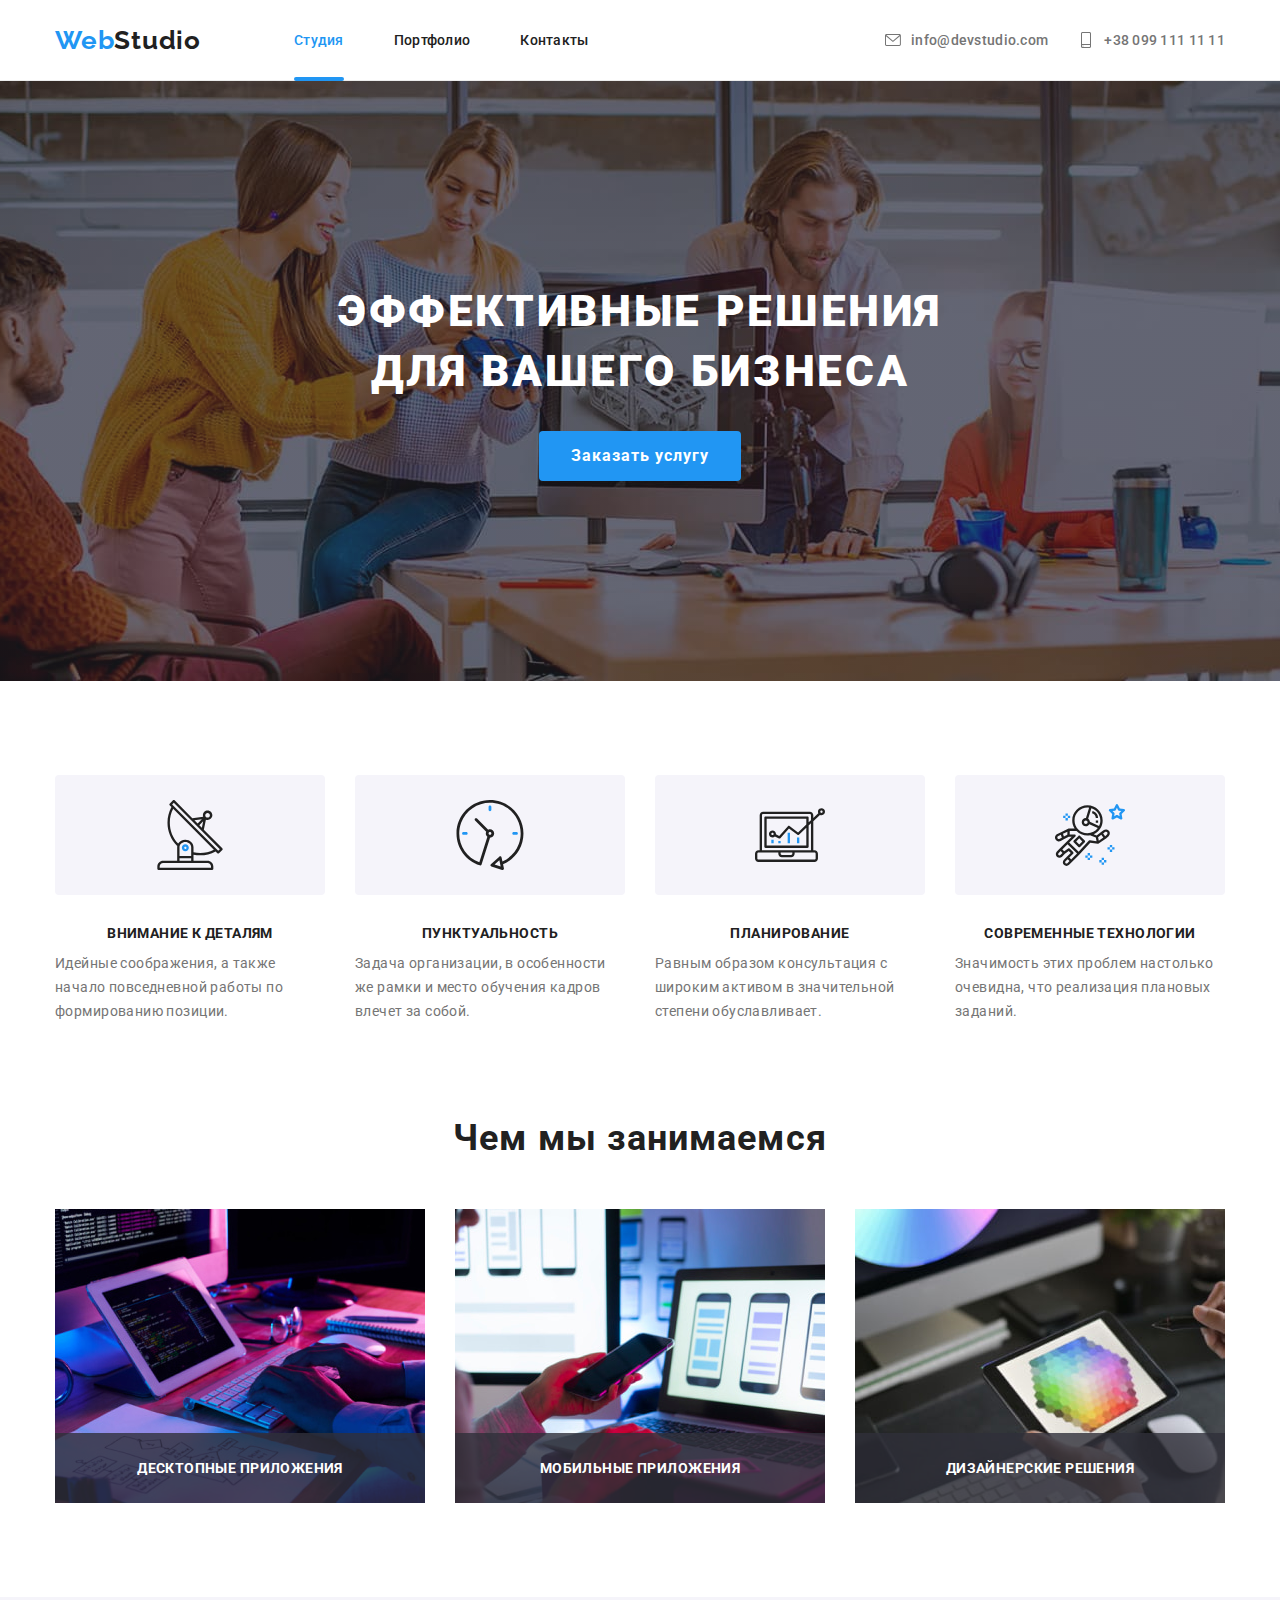
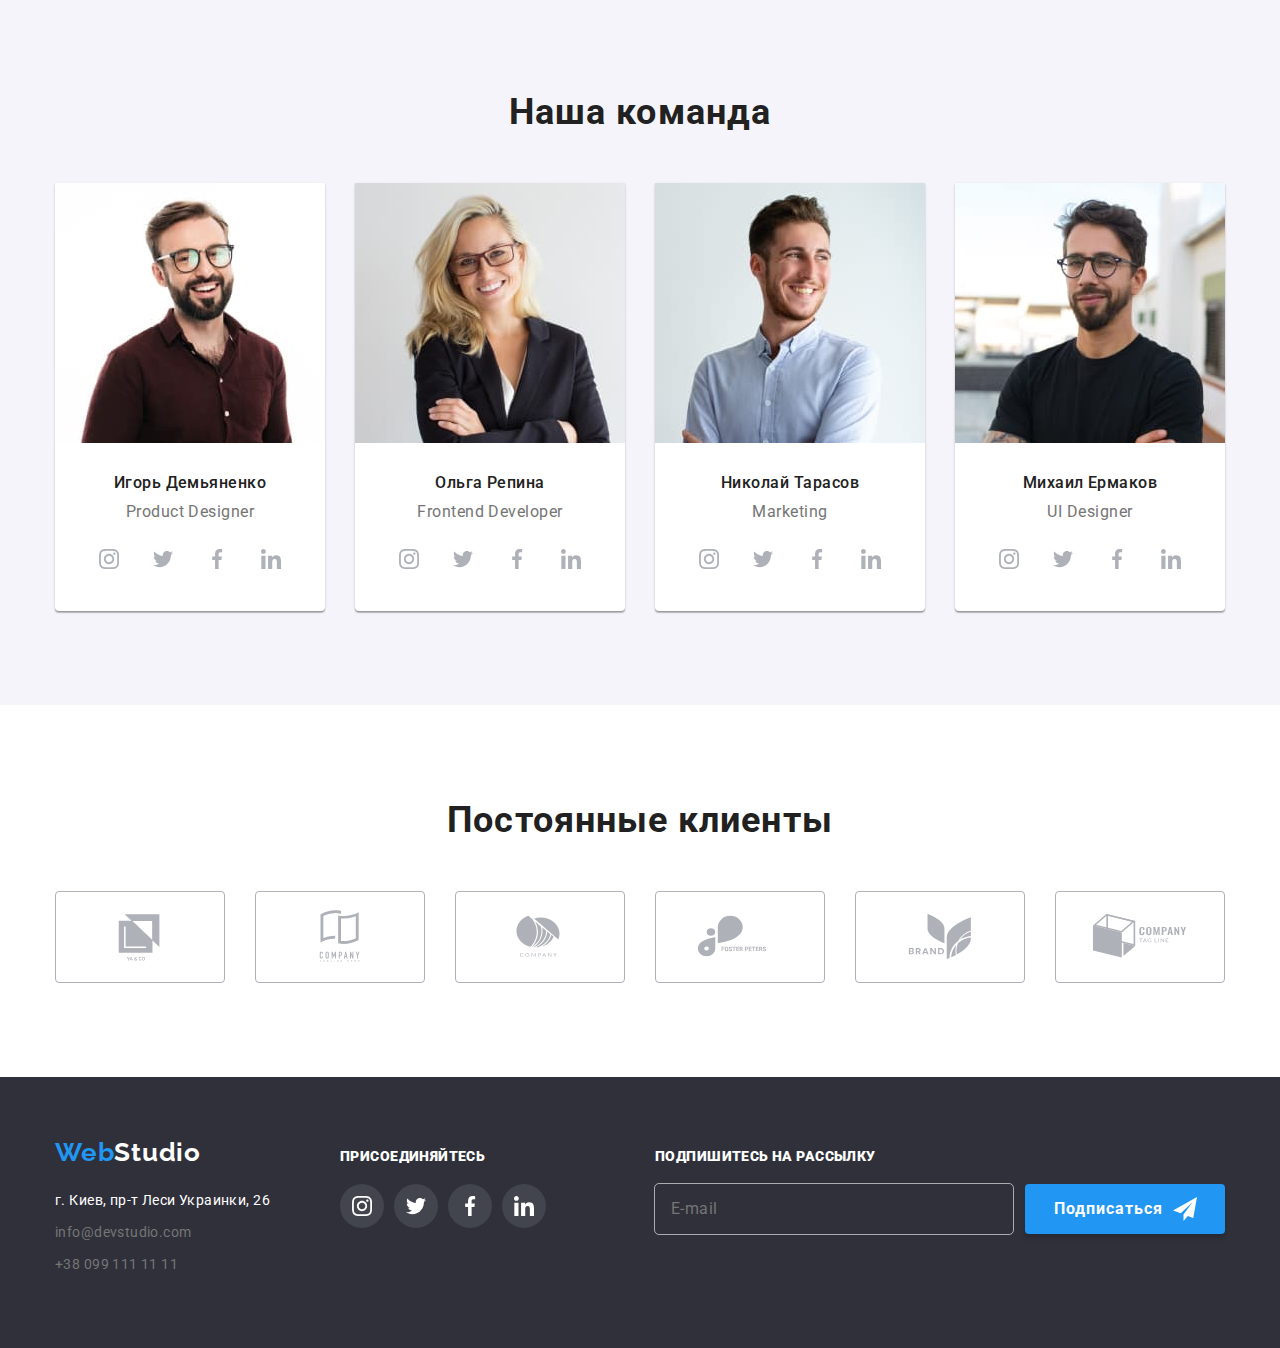
<file: index.html>
<!DOCTYPE html>
<html lang="ru">
  <head>
    <meta charset="UTF-8" />
    <meta http-equiv="X-UA-Compatible" content="IE=edge" />
    <meta name="viewport" content="width=device-width, initial-scale=1.0" />

    <link rel="preconnect" href="https://fonts.googleapis.com" />
    <link rel="preconnect" href="https://fonts.gstatic.com" crossorigin />
    <link
      href="https://fonts.googleapis.com/css2?family=Raleway:wght@700&family=Roboto:wght@400;500;700;900&display=swap"
      rel="stylesheet"
    />

    <!-- Нормалайзер из конспекта Саши Репеты -->
    <link
      rel="stylesheet"
      href="https://cdnjs.cloudflare.com/ajax/libs/modern-normalize/1.0.0/modern-normalize.min.css"
    />

    <link rel="stylesheet" href="./css/main.min.css" />

    <title>goit-markup-hw-08 (Домашка 08)</title>
  </head>

  <body>
    <!-- *Хедер  -->
    <header class="header">
      <div class="container header__container">
        <a class="header__logo logo" href="./index.html"
          ><span class="logo__color-part">Web</span>Studio</a
        >

        <button
          class="mob-menu-button"
          type="button"
          aria-expanded="false"
          aria-controls="mob-menu-container"
          data-mobile-button
        >
          <svg width="40" height="40" aria-label="Кнопка мобильного меню">
            <use
              class="mob-menu-button__menu-icon"
              href="./img/icons/icons.svg#icon-mob-menu"
            ></use>
            <use
              class="mob-menu-button__close-icon"
              href="./img/icons/icons.svg#icon-mob-close"
            ></use>
          </svg>
        </button>

        <div class="menu-container" id="mob-menu-container" data-mobile-menu>
          <nav class="navigation">
            <ul class="header__menu menu">
              <li class="menu__item">
                <a class="menu__link menu__link--active" href="">Студия</a>
              </li>
              <li class="menu__item">
                <a class="menu__link" href="./portfolio.html">Портфолио</a>
              </li>
              <li class="menu__item">
                <a class="menu__link" href="">Контакты</a>
              </li>
            </ul>
          </nav>

          <ul class="header__header-contacts header-contacts">
            <li class="header-contacts__item">
              <a class="header-contacts__link" href="mailto:info@devstudio.com">
                <svg class="header-contacts__icon" width="16" height="12">
                  <use href="./img/icons/icons.svg#icon-envelope"></use>
                </svg>
                info@devstudio.com
              </a>
            </li>
            <li class="header-contacts__item">
              <a
                class="header-contacts__link header-contacts__link--mobiled"
                href="tel:+380991111111"
              >
                <svg class="header-contacts__icon" width="10" height="16">
                  <use href="./img/icons/icons.svg#icon-smartphone"></use>
                </svg>
                +38 099 111 11 11
              </a>
            </li>
          </ul>

          <ul class="mob-social">
            <li class="mob-social__item"><a href="" class="mob-social__link">Instagram</a></li>
            <li class="mob-social__item"><a href="" class="mob-social__link">Twitter</a></li>
            <li class="mob-social__item"><a href="" class="mob-social__link">Facebook</a></li>
            <li class="mob-social__item"><a href="" class="mob-social__link">LinkedIn</a></li>
          </ul>
        </div>
      </div>
    </header>

    <main class="main">
      <section class="hero">
        <!-- Контейнер для контента -->
        <div class="container">
          <h1 class="hero__title">Эффективные решения<br />для вашего бизнеса</h1>
          <button class="hero__button button" data-modal-open>Заказать услугу</button>
        </div>
      </section>

      <!-- *Секция особенности -->
      <section class="section section--no-padding-bottom">
        <div class="container">
          <h2 class="visually-hidden">Особенности</h2>
          <ul class="peculiarities">
            <li class="peculiarities__item">
              <div class="peculiarities__thumb">
                <svg class="peculiarities__icon" width="70" height="70">
                  <use href="./img/icons/icons.svg#icon-antenna"></use>
                </svg>
              </div>
              <h3 class="peculiarities__title">Внимание к деталям</h3>
              <p class="peculiarities__text">
                Идейные соображения, а также начало повседневной работы по формированию позиции.
              </p>
            </li>

            <li class="peculiarities__item">
              <div class="peculiarities__thumb">
                <svg class="peculiarities__icon" width="70" height="70">
                  <use href="./img/icons/icons.svg#icon-clock"></use>
                </svg>
              </div>
              <h3 class="peculiarities__title">Пунктуальность</h3>
              <p class="peculiarities__text">
                Задача организации, в особенности же рамки и место обучения кадров влечет за собой.
              </p>
            </li>

            <li class="peculiarities__item">
              <div class="peculiarities__thumb">
                <svg class="peculiarities__icon" width="70" height="70">
                  <use href="./img/icons/icons.svg#icon-diagram"></use>
                </svg>
              </div>
              <h3 class="peculiarities__title">Планирование</h3>
              <p class="peculiarities__text">
                Равным образом консультация с широким активом в значительной степени обуславливает.
              </p>
            </li>

            <li class="peculiarities__item">
              <div class="peculiarities__thumb">
                <svg class="peculiarities__icon" width="70" height="70">
                  <use href="./img/icons/icons.svg#icon-astronaut"></use>
                </svg>
              </div>
              <h3 class="peculiarities__title">Современные технологии</h3>
              <p class="peculiarities__text">
                Значимость этих проблем настолько очевидна, что реализация плановых заданий.
              </p>
            </li>
          </ul>
        </div>
      </section>

      <!-- *Секция специализация -->
      <section class="section section--display-none">
        <div class="container">
          <h2 class="section__title">Чем мы занимаемся</h2>
          <ul class="specialization">
            <li class="specialization__item">
              <img
                class="specialization__image"
                srcset="./img/spec_box1-370px.jpg 1x, ./img/spec_box1@2x-740px.jpg 2x"
                src="./img/spec_box1-370px.jpg"
                alt="Разработка десктоп приложений"
              />
              <p class="specialization__text">Десктопные приложения</p>
            </li>
            <li class="specialization__item">
              <img
                class="specialization__image"
                srcset="./img/spec_box2-370px.jpg 1x, ./img/spec_box2@2x-740px.jpg 2x"
                src="img/spec_box2-370px.jpg"
                alt="Разработка мобильных приложений"
              />
              <p class="specialization__text">Мобильные приложения</p>
            </li>
            <li class="specialization__item">
              <img
                class="specialization__image"
                srcset="./img/spec_box3-370px.jpg 1x, ./img/spec_box3@2x-740px.jpg 2x"
                src="img/spec_box3-370px.jpg"
                alt="WEB design"
              />
              <p class="specialization__text">Дизайнерские решения</p>
            </li>
          </ul>
        </div>
      </section>

      <section class="section section--colored-grey">
        <div class="container">
          <h2 class="section__title">Наша команда</h2>
          <ul class="our-team">
            <li class="our-team__item">
              <img
                srcset="
                  ./img/team_img1-270px.jpg 270w,
                  ./img/team_img1-540px.jpg 450w,
                  ./img/team_img1-540px.jpg 540w,
                  ./img/team_img1-900px.jpg 900w
                "
                sizes="(min-width: 1200px) 270px, (min-width: 768px) 354px, 100vw"
                src="./img/team_img1-270px.jpg"
                alt="Игорь Демьяненко. Product Designer"
              />
              <div class="our-team__content">
                <h3 class="our-team__title">Игорь Демьяненко</h3>
                <p class="our-team__text">Product Designer</p>
                <ul class="our-team__social social">
                  <li class="social__item">
                    <a href="" class="social__link">
                      <svg class="social__icon" width="20" height="20">
                        <use href="./img/icons/icons.svg#icon-instagram"></use>
                      </svg>
                    </a>
                  </li>
                  <li class="social__item">
                    <a href="" class="social__link">
                      <svg class="social__icon" width="20" height="20">
                        <use href="./img/icons/icons.svg#icon-twitter"></use>
                      </svg>
                    </a>
                  </li>
                  <li class="social__item">
                    <a href="" class="social__link">
                      <svg class="social__icon" width="20" height="20">
                        <use href="./img/icons/icons.svg#icon-facebook"></use>
                      </svg>
                    </a>
                  </li>
                  <li class="social__item">
                    <a href="" class="social__link">
                      <svg class="social__icon" width="20" height="20">
                        <use href="./img/icons/icons.svg#icon-linkedin"></use>
                      </svg>
                    </a>
                  </li>
                </ul>
              </div>
            </li>

            <li class="our-team__item">
              <img
                srcset="
                  ./img/team_img2-270px.jpg 270w,
                  ./img/team_img2-540px.jpg 450w,
                  ./img/team_img2-540px.jpg 540w,
                  ./img/team_img2-900px.jpg 900w
                "
                sizes="(min-width: 1200px) 270px, (min-width: 768px) 354px, 100vw"
                src="./img/team_img2-270px.jpg"
                alt="Ольга Репина. Frontend Developer"
              />
              <div class="our-team__content">
                <h3 class="our-team__title">Ольга Репина</h3>
                <p class="our-team__text">Frontend Developer</p>
                <ul class="our-team__social social">
                  <li class="social__item">
                    <a href="" class="social__link">
                      <svg class="social__icon" width="20" height="20">
                        <use href="./img/icons/icons.svg#icon-instagram"></use>
                      </svg>
                    </a>
                  </li>
                  <li class="social__item">
                    <a href="" class="social__link">
                      <svg class="social__icon" width="20" height="20">
                        <use href="./img/icons/icons.svg#icon-twitter"></use>
                      </svg>
                    </a>
                  </li>
                  <li class="social__item">
                    <a href="" class="social__link">
                      <svg class="social__icon" width="20" height="20">
                        <use href="./img/icons/icons.svg#icon-facebook"></use>
                      </svg>
                    </a>
                  </li>
                  <li class="social__item">
                    <a href="" class="social__link">
                      <svg class="social__icon" width="20" height="20">
                        <use href="./img/icons/icons.svg#icon-linkedin"></use>
                      </svg>
                    </a>
                  </li>
                </ul>
              </div>
            </li>

            <li class="our-team__item">
              <img
                srcset="
                  ./img/team_img3-270px.jpg 270w,
                  ./img/team_img3-540px.jpg 450w,
                  ./img/team_img3-540px.jpg 540w,
                  ./img/team_img3-900px.jpg 900w
                "
                sizes="(min-width: 1200px) 270px, (min-width: 768px) 354px, 100vw"
                src="./img/team_img3-270px.jpg"
                alt="Николай Тарасов. Marketing"
              />
              <div class="our-team__content">
                <h3 class="our-team__title">Николай Тарасов</h3>
                <p class="our-team__text">Marketing</p>
                <ul class="our-team__social social">
                  <li class="social__item">
                    <a href="" class="social__link">
                      <svg class="social__icon" width="20" height="20">
                        <use href="./img/icons/icons.svg#icon-instagram"></use>
                      </svg>
                    </a>
                  </li>
                  <li class="social__item">
                    <a href="" class="social__link">
                      <svg class="social__icon" width="20" height="20">
                        <use href="./img/icons/icons.svg#icon-twitter"></use>
                      </svg>
                    </a>
                  </li>
                  <li class="social__item">
                    <a href="" class="social__link">
                      <svg class="social__icon" width="20" height="20">
                        <use href="./img/icons/icons.svg#icon-facebook"></use>
                      </svg>
                    </a>
                  </li>
                  <li class="social__item">
                    <a href="" class="social__link">
                      <svg class="social__icon" width="20" height="20">
                        <use href="./img/icons/icons.svg#icon-linkedin"></use>
                      </svg>
                    </a>
                  </li>
                </ul>
              </div>
            </li>

            <li class="our-team__item">
              <img
                srcset="
                  ./img/team_img4-270px.jpg 270w,
                  ./img/team_img4-540px.jpg 450w,
                  ./img/team_img4-540px.jpg 540w,
                  ./img/team_img4-900px.jpg 900w
                "
                sizes="(min-width: 1200px) 270px, (min-width: 768px) 354px, 100vw"
                src="./img/team_img4-270px.jpg"
                alt="Михаил Ермаков. UI Designer"
              />
              <div class="our-team__content">
                <h3 class="our-team__title">Михаил Ермаков</h3>
                <p class="our-team__text">UI Designer</p>
                <ul class="our-team__social social">
                  <li class="social__item">
                    <a href="" class="social__link">
                      <svg class="social__icon" width="20" height="20">
                        <use href="./img/icons/icons.svg#icon-instagram"></use>
                      </svg>
                    </a>
                  </li>
                  <li class="social__item">
                    <a href="" class="social__link">
                      <svg class="social__icon" width="20" height="20">
                        <use href="./img/icons/icons.svg#icon-twitter"></use>
                      </svg>
                    </a>
                  </li>
                  <li class="social__item">
                    <a href="" class="social__link">
                      <svg class="social__icon" width="20" height="20">
                        <use href="./img/icons/icons.svg#icon-facebook"></use>
                      </svg>
                    </a>
                  </li>
                  <li class="social__item">
                    <a href="" class="social__link">
                      <svg class="social__icon" width="20" height="20">
                        <use href="./img/icons/icons.svg#icon-linkedin"></use>
                      </svg>
                    </a>
                  </li>
                </ul>
              </div>
            </li>
          </ul>
        </div>
      </section>

      <section class="section">
        <div class="container">
          <h2 class="section__title">Постоянные клиенты</h2>

          <ul class="clients">
            <li class="clients__item">
              <a href="" class="clients__link">
                <svg class="clients__icon" width="106" height="60">
                  <use href="./img/icons/icons.svg#icon-client-Logo1"></use>
                </svg>
              </a>
            </li>
            <li class="clients__item">
              <a href="" class="clients__link">
                <svg class="clients__icon" width="106" height="60">
                  <use href="./img/icons/icons.svg#icon-client-Logo2"></use>
                </svg>
              </a>
            </li>
            <li class="clients__item">
              <a href="" class="clients__link">
                <svg class="clients__icon" width="106" height="60">
                  <use href="./img/icons/icons.svg#icon-client-Logo3"></use>
                </svg>
              </a>
            </li>
            <li class="clients__item">
              <a href="" class="clients__link">
                <svg class="clients__icon" width="106" height="60">
                  <use href="./img/icons/icons.svg#icon-client-Logo4"></use>
                </svg>
              </a>
            </li>
            <li class="clients__item">
              <a href="" class="clients__link">
                <svg class="clients-icon" width="106" height="60">
                  <use href="./img/icons/icons.svg#icon-client-Logo5"></use>
                </svg>
              </a>
            </li>
            <li class="clients__item">
              <a href="" class="clients__link">
                <svg class="clients-icon" width="106" height="60">
                  <use href="./img/icons/icons.svg#icon-client-Logo6"></use>
                </svg>
              </a>
            </li>
          </ul>
        </div>
      </section>
    </main>

    <!-- Модалка -->
    <div class="backdrop backdrop--is-hidden" data-modal>
      <div class="modal">
        <button class="close-button" aria-label="Закрыть модальное окно" data-modal-close>
          <svg width="11" height="11">
            <use class="close-button__icon" href="./img/icons/icons.svg#icon-cross"></use>
          </svg>
        </button>

        <form class="form" name="order-form" autocomplete="off">
          <p class="form__title">Оставьте свои данные, мы вам перезвоним</p>

          <label class="form__field">
            <span class="form__label">Имя</span>

            <input type="text" class="form__input" name="input-name" />

            <svg class="form__icon" width="18" height="18">
              <use href="./img/icons/icons.svg#icon-person"></use>
            </svg>
          </label>

          <label class="form__field">
            <span class="form__label">Телефон</span>

            <input type="tel" class="form__input" name="input-phone" />
            <svg class="form__icon" width="18" height="18">
              <use href="./img/icons/icons.svg#icon-phone"></use>
            </svg>
          </label>

          <label class="form__field">
            <span class="form__label">Почта</span>

            <input type="email" class="form__input" name="input-email" />
            <svg class="form__icon" width="18" height="18">
              <use href="./img/icons/icons.svg#icon-email"></use>
            </svg>
          </label>

          <label class="form__field form__textarea">
            <span class="form__label">Комментарий</span>

            <textarea
              class="form__input input-textarea"
              name="input-comments"
              rows="6"
              placeholder="Введите текст"
            ></textarea>
          </label>

          <label class="form__checkbox checkbox">
            <input
              type="checkbox"
              name="checkbox-conditions"
              class="checkbox__original visually-hidden"
            />
            <svg class="checkbox__custom" width="16" height="15">
              <use href="./img/icons/icons.svg#icon-checkbox"></use>
            </svg>
            <span class="checkbox__label">
              Соглашаюсь с рассылкой и принимаю
              <a class="checkbox__link" href="">Условия договора</a>
            </span>
          </label>
          <button class="form__button-send button" type="submit" name="button-send">
            Отправить
          </button>
        </form>
      </div>
    </div>

    <!-- Футер -->
    <footer class="footer">
      <div class="container footer__container">
        <div class="footer__adress">
          <a class="footer__logo logo" href="./index.html"
            ><span class="logo__color-part">Web</span>Studio</a
          >
          <address class="address">
            <ul class="contacts address__list">
              <li class="adress__item">
                <p class="adress__location">г. Киев, пр-т Леси Украинки, 26</p>
              </li>
              <li class="adress__item">
                <a class="address__link" href="mailto:info@devstudio.com">info@devstudio.com</a>
              </li>
              <li class="adress__item">
                <a class="address__link" href="tel:+380991111111">+38 099 111 11 11</a>
              </li>
            </ul>
          </address>
        </div>

        <div class="footer__social">
          <h2 class="footer__title title"><strong>присоединяйтесь</strong></h2>

          <ul class="footer__social-list social">
            <li class="footer__social-item social__item">
              <a href="" class="footer__social-link social__link">
                <svg class="footer-social-ico" width="20" height="20">
                  <use href="./img/icons/icons.svg#icon-instagram"></use>
                </svg>
              </a>
            </li>
            <li class="footer__social-item social__item">
              <a href="" class="footer__social-link social__link">
                <svg class="footer-social-ico" width="20" height="20">
                  <use href="./img/icons/icons.svg#icon-twitter"></use>
                </svg>
              </a>
            </li>
            <li class="footer__social-item social__item">
              <a href="" class="footer__social-link social__link">
                <svg class="footer-social-ico" width="20" height="20">
                  <use href="./img/icons/icons.svg#icon-facebook"></use>
                </svg>
              </a>
            </li>
            <li class="footer__social-item social__item">
              <a href="" class="footer__social-link social__link">
                <svg class="footer-social-ico" width="20" height="20">
                  <use href="./img/icons/icons.svg#icon-linkedin"></use>
                </svg>
              </a>
            </li>
          </ul>
        </div>

        <div class="footer__subscription">
          <h2 class="footer__title title"><strong>Подпишитесь на рассылку</strong></h2>
          <form class="footer__form" name="footer-form" autocomplete="off">
            <input
              class="footer__email-input"
              type="email"
              name="footer-email"
              placeholder="E-mail"
            />
            <button class="footer__button button" type="submit">
              Подписаться
              <svg class="footer__button-icon" width="24" height="24">
                <use href="./img/icons/icons.svg#icon-telegram"></use>
              </svg>
            </button>
          </form>
        </div>
      </div>
    </footer>
    <script src="./js/modal.js"></script>
    <script src="./js/mob-menu.js"></script>
  </body>
</html>
</file>
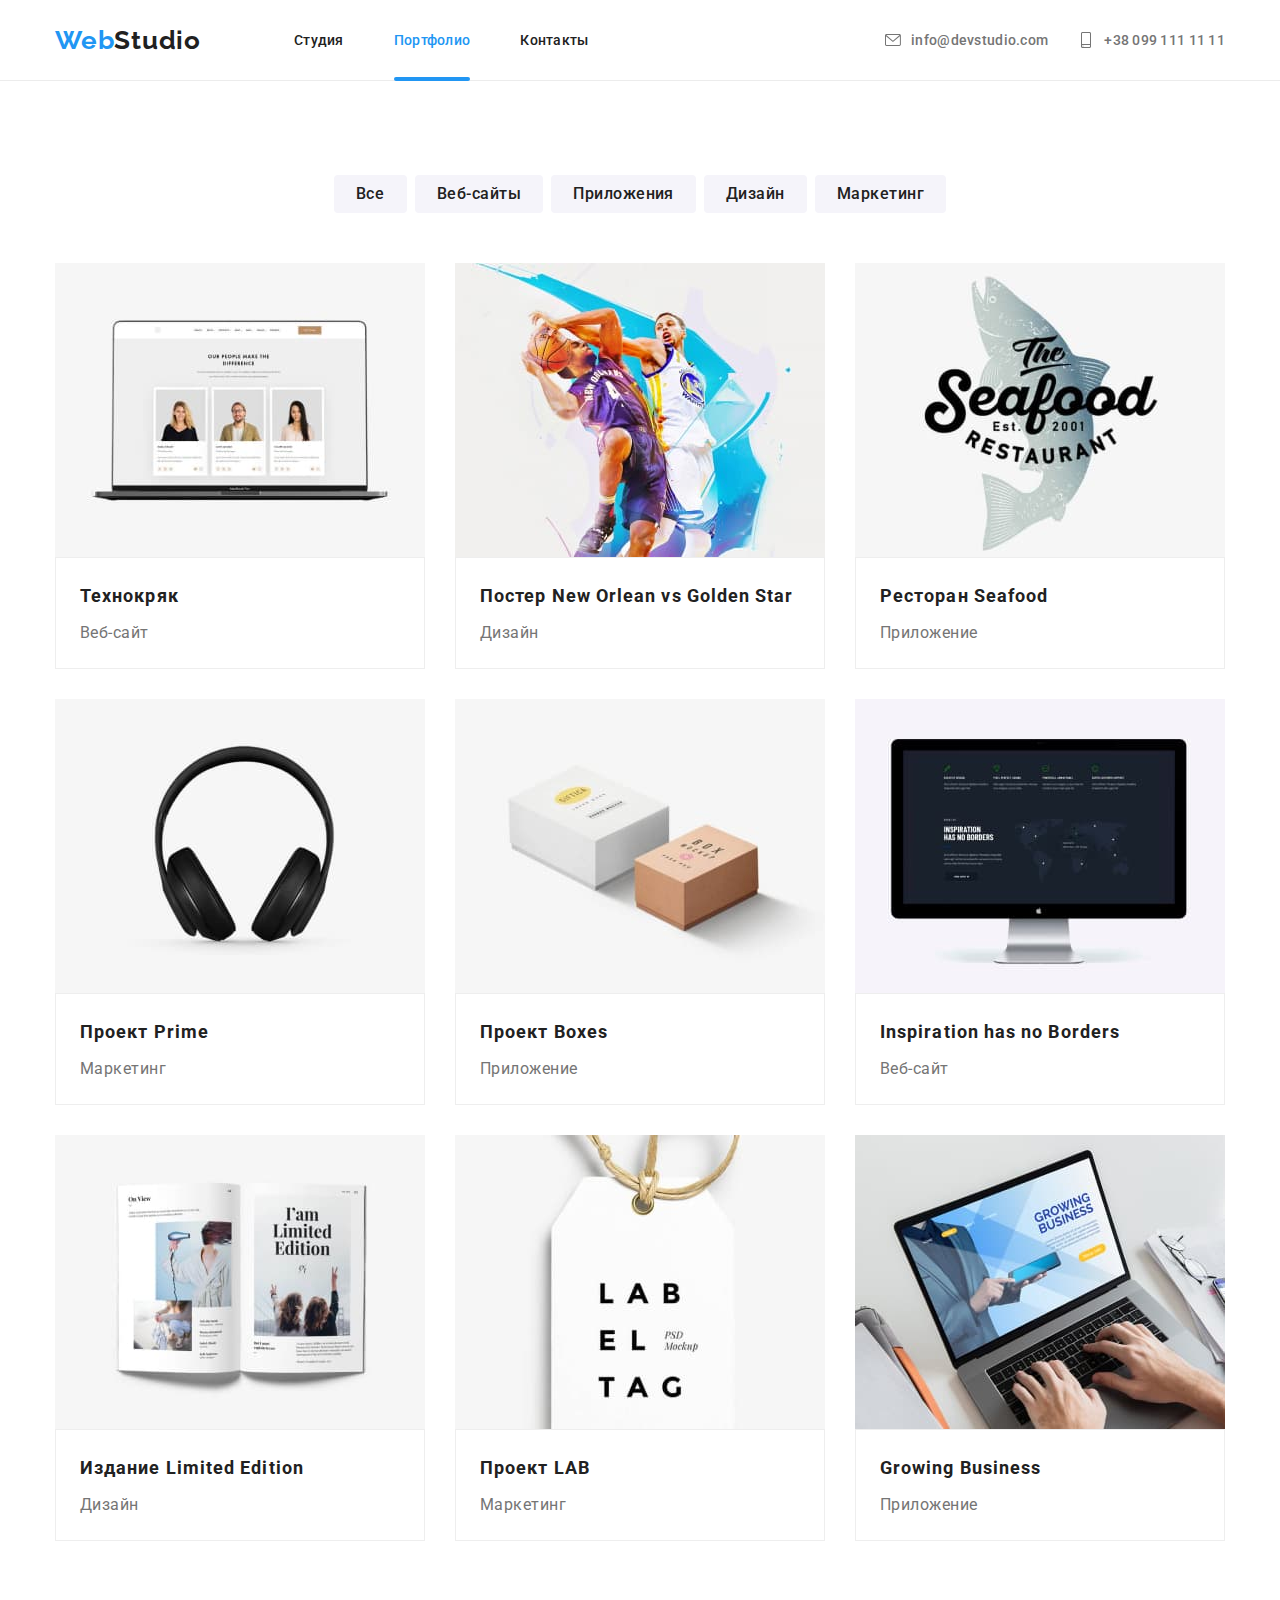
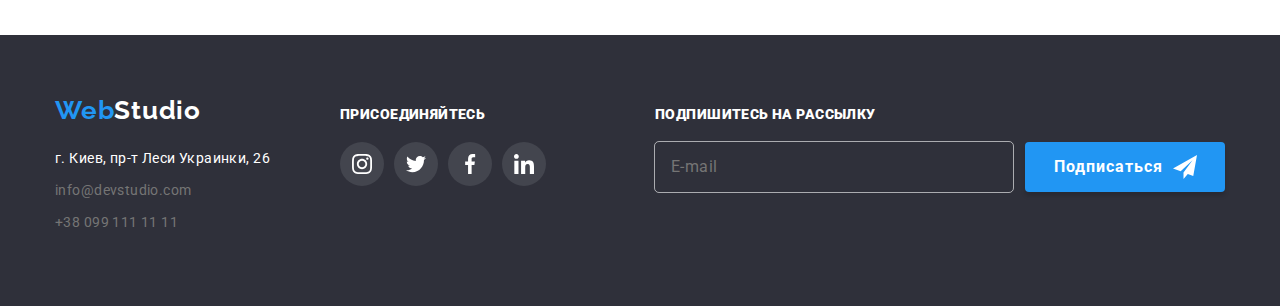
<file: portfolio.html>
<!DOCTYPE html>
<html lang="ru">
  <head>
    <meta charset="UTF-8" />
    <meta http-equiv="X-UA-Compatible" content="IE=edge" />
    <meta name="viewport" content="width=device-width, initial-scale=1.0" />

    <link rel="preconnect" href="https://fonts.googleapis.com" />
    <link rel="preconnect" href="https://fonts.gstatic.com" crossorigin />
    <link
      href="https://fonts.googleapis.com/css2?family=Raleway:wght@700&family=Roboto:wght@400;500;700;900&display=swap"
      rel="stylesheet"
    />

    <link
      rel="stylesheet"
      href="https://cdnjs.cloudflare.com/ajax/libs/modern-normalize/1.0.0/modern-normalize.min.css"
    />

    <link rel="stylesheet" href="./css/main.min.css" />

    <title>goit-markup-hw-08 (Домашка 08)</title>
  </head>
  <body>
    <!-- *Хедер  -->
    <header class="header">
      <div class="container header__container">
        <a class="header__logo logo" href="./index.html"
          ><span class="logo__color-part">Web</span>Studio</a
        >

        <button
          class="mob-menu-button"
          type="button"
          aria-expanded="false"
          aria-controls="mob-menu-container"
          data-mobile-button
        >
          <svg width="40" height="40" aria-label="Кнопка мобильного меню">
            <use
              class="mob-menu-button__menu-icon"
              href="./img/icons/icons.svg#icon-mob-menu"
            ></use>
            <use
              class="mob-menu-button__close-icon"
              href="./img/icons/icons.svg#icon-mob-close"
            ></use>
          </svg>
        </button>

        <div class="menu-container" id="mob-menu-container" data-mobile-menu>
          <nav class="navigation">
            <ul class="header__menu menu">
              <li class="menu__item">
                <a class="menu__link" href="./index.html">Студия</a>
              </li>
              <li class="menu__item">
                <a class="menu__link menu__link--active" href="">Портфолио</a>
              </li>
              <li class="menu__item">
                <a class="menu__link" href="">Контакты</a>
              </li>
            </ul>
          </nav>

          <ul class="header__header-contacts header-contacts">
            <li class="header-contacts__item">
              <a class="header-contacts__link" href="mailto:info@devstudio.com">
                <svg class="header-contacts__icon" width="16" height="12">
                  <use href="./img/icons/icons.svg#icon-envelope"></use>
                </svg>
                info@devstudio.com
              </a>
            </li>
            <li class="header-contacts__item">
              <a
                class="header-contacts__link header-contacts__link--mobiled"
                href="tel:+380991111111"
              >
                <svg class="header-contacts__icon" width="10" height="16">
                  <use href="./img/icons/icons.svg#icon-smartphone"></use>
                </svg>
                +38 099 111 11 11
              </a>
            </li>
          </ul>

          <ul class="mob-social">
            <li class="mob-social__item"><a href="" class="mob-social__link">Instagram</a></li>
            <li class="mob-social__item"><a href="" class="mob-social__link">Twitter</a></li>
            <li class="mob-social__item"><a href="" class="mob-social__link">Facebook</a></li>
            <li class="mob-social__item"><a href="" class="mob-social__link">LinkedIn</a></li>
          </ul>
        </div>
      </div>
    </header>

    <main class="main">
      <!-- Портфолио -->
      <section class="section">
        <div class="container">
          <h1 class="section__title visually-hidden">Портфолио</h1>
          <ul class="portfolio__filter filter">
            <li class="filter__item">
              <label class="filter__label filter-label">
                <input
                  class="filter-label__radio-original visually-hidden"
                  type="radio"
                  name="filter"
                  aria-label="Все"
                />
                <span class="filter-label__radio-custom button">Все</span>
              </label>
            </li>

            <li class="filter__item">
              <label class="filter__label filter-label">
                <input
                  class="filter-label__radio-original visually-hidden"
                  type="radio"
                  name="filter"
                  aria-label="Веб-сайты"
                />
                <span class="filter-label__radio-custom button">Веб-сайты</span>
              </label>
            </li>

            <li class="filter__item">
              <label class="filter__label filter-label">
                <input
                  class="filter-label__radio-original visually-hidden"
                  type="radio"
                  name="filter"
                  aria-label="Приложения"
                />
                <span class="filter-label__radio-custom button">Приложения</span>
              </label>
            </li>

            <li class="filter__item">
              <label class="filter__label filter-label">
                <input
                  class="filter-label__radio-original visually-hidden"
                  type="radio"
                  name="filter"
                  aria-label="Дизайн"
                />
                <span class="filter-label__radio-custom button">Дизайн</span>
              </label>
            </li>

            <li class="filter__item">
              <label class="filter__label filter-label">
                <input
                  class="filter-label__radio-original visually-hidden"
                  type="radio"
                  name="filter"
                  aria-label="Маркетинг"
                />
                <span class="filter-label__radio-custom button">Маркетинг</span>
              </label>
            </li>
          </ul>

          <ul class="portfolio">
            <li class="portfolio__item">
              <a href="" class="card">
                <div class="card__thumb">
                  <div class="card__overlay">
                    <p class="card__text">
                      Технокряк это современная площадка распространения коронавируса. Компании
                      используют эту платформу для цифрового шпионажа и атак на защищённые сервера
                      конкурентов.
                    </p>
                  </div>

                  <picture class="card__image">
                    <source
                      srcset="
                        ./img/portfolio/pfolio-img-1-370px.jpg 1x,
                        ./img/portfolio/pfolio-img-1-740px.jpg 2x
                      "
                      media="(min-width: 1200px)"
                    />

                    <source
                      srcset="
                        ./img/portfolio/pfolio-img-1-354px.jpg 1x,
                        ./img/portfolio/pfolio-img-1-708px.jpg 2x
                      "
                      media="(min-width: 768px)"
                    />

                    <source
                      srcset="
                        ./img/portfolio/pfolio-img-1-450px.jpg 1x,
                        ./img/portfolio/pfolio-img-1-900px.jpg 2x
                      "
                      media="(min-width: 320px)"
                    />
                    <img src="./img/portfolio/pfolio-img-1-450px.jpg" alt="Технокряк. Веб-сайт" />
                  </picture>
                </div>

                <div class="card__content">
                  <h2 class="card__title">Технокряк</h2>
                  <p class="card__description">Веб-сайт</p>
                </div>
              </a>
            </li>

            <li class="portfolio__item">
              <a href="" class="card">
                <div class="card__thumb">
                  <div class="card__overlay">
                    <p class="card__text">
                      Технокряк это современная площадка распространения коронавируса. Компании
                      используют эту платформу для цифрового шпионажа и атак на защищённые сервера
                      конкурентов.
                    </p>
                  </div>

                  <picture class="card__image">
                    <source
                      srcset="
                        ./img/portfolio/pfolio-img-2-370px.jpg 1x,
                        ./img/portfolio/pfolio-img-2-740px.jpg 2x
                      "
                      media="(min-width: 1200px)"
                    />

                    <source
                      srcset="
                        ./img/portfolio/pfolio-img-2-354px.jpg 1x,
                        ./img/portfolio/pfolio-img-2-708px.jpg 2x
                      "
                      media="(min-width: 768px)"
                    />

                    <source
                      srcset="
                        ./img/portfolio/pfolio-img-2-450px.jpg 1x,
                        ./img/portfolio/pfolio-img-2-900px.jpg 2x
                      "
                      media="(min-width: 320px)"
                    />
                    <img
                      src="./img/portfolio/pfolio-img-2-450px.jpg"
                      alt="Постер New Orlean vs Golden Star. Дизайн"
                    />
                  </picture>
                </div>
                <div class="card__content">
                  <h2 class="card__title">Постер New Orlean vs Golden Star</h2>
                  <p class="card__description">Дизайн</p>
                </div>
              </a>
            </li>

            <li class="portfolio__item">
              <a href="" class="card">
                <div class="card__thumb">
                  <div class="card__overlay">
                    <p class="card__text">
                      Технокряк это современная площадка распространения коронавируса. Компании
                      используют эту платформу для цифрового шпионажа и атак на защищённые сервера
                      конкурентов.
                    </p>
                  </div>

                  <picture class="card__image">
                    <source
                      srcset="
                        ./img/portfolio/pfolio-img-3-370px.jpg 1x,
                        ./img/portfolio/pfolio-img-3-740px.jpg 2x
                      "
                      media="(min-width: 1200px)"
                    />

                    <source
                      srcset="
                        ./img/portfolio/pfolio-img-3-354px.jpg 1x,
                        ./img/portfolio/pfolio-img-3-708px.jpg 2x
                      "
                      media="(min-width: 768px)"
                    />

                    <source
                      srcset="
                        ./img/portfolio/pfolio-img-3-450px.jpg 1x,
                        ./img/portfolio/pfolio-img-3-900px.jpg 2x
                      "
                      media="(min-width: 320px)"
                    />
                    <img
                      src="./img/portfolio/pfolio-img-3-450px.jpg"
                      alt="Ресторан Seafood. Приложение"
                    />
                  </picture>
                </div>
                <div class="card__content">
                  <h2 class="card__title">Ресторан Seafood</h2>
                  <p class="card__description">Приложение</p>
                </div>
              </a>
            </li>

            <li class="portfolio__item">
              <a href="" class="card">
                <div class="card__thumb">
                  <div class="card__overlay">
                    <p class="card__text">
                      Технокряк это современная площадка распространения коронавируса. Компании
                      используют эту платформу для цифрового шпионажа и атак на защищённые сервера
                      конкурентов.
                    </p>
                  </div>

                  <picture class="card__image">
                    <source
                      srcset="
                        ./img/portfolio/pfolio-img-4-370px.jpg 1x,
                        ./img/portfolio/pfolio-img-4-740px.jpg 2x
                      "
                      media="(min-width: 1200px)"
                    />

                    <source
                      srcset="
                        ./img/portfolio/pfolio-img-4-354px.jpg 1x,
                        ./img/portfolio/pfolio-img-4-708px.jpg 2x
                      "
                      media="(min-width: 768px)"
                    />

                    <source
                      srcset="
                        ./img/portfolio/pfolio-img-4-450px.jpg 1x,
                        ./img/portfolio/pfolio-img-4-900px.jpg 2x
                      "
                      media="(min-width: 320px)"
                    />
                    <img
                      src="./img/portfolio/pfolio-img-4-450px.jpg"
                      alt="Проект Prime. Маркетинг"
                    />
                  </picture>
                </div>
                <div class="card__content">
                  <h2 class="card__title">Проект Prime</h2>
                  <p class="card__description">Маркетинг</p>
                </div>
              </a>
            </li>

            <li class="portfolio__item">
              <a href="" class="card">
                <div class="card__thumb">
                  <div class="card__overlay">
                    <p class="card__text">
                      Технокряк это современная площадка распространения коронавируса. Компании
                      используют эту платформу для цифрового шпионажа и атак на защищённые сервера
                      конкурентов.
                    </p>
                  </div>

                  <picture class="card__image">
                    <source
                      srcset="
                        ./img/portfolio/pfolio-img-5-370px.jpg 1x,
                        ./img/portfolio/pfolio-img-5-740px.jpg 2x
                      "
                      media="(min-width: 1200px)"
                    />

                    <source
                      srcset="
                        ./img/portfolio/pfolio-img-5-354px.jpg 1x,
                        ./img/portfolio/pfolio-img-5-708px.jpg 2x
                      "
                      media="(min-width: 768px)"
                    />

                    <source
                      srcset="
                        ./img/portfolio/pfolio-img-5-450px.jpg 1x,
                        ./img/portfolio/pfolio-img-5-900px.jpg 2x
                      "
                      media="(min-width: 320px)"
                    />
                    <img
                      src="./img/portfolio/pfolio-img-5-450px.jpg"
                      alt="Проект Boxes. Приложение"
                    />
                  </picture>
                </div>
                <div class="card__content">
                  <h2 class="card__title">Проект Boxes</h2>
                  <p class="card__description">Приложение</p>
                </div>
              </a>
            </li>

            <li class="portfolio__item">
              <a href="" class="card">
                <div class="card__thumb">
                  <div class="card__overlay">
                    <p class="card__text">
                      Технокряк это современная площадка распространения коронавируса. Компании
                      используют эту платформу для цифрового шпионажа и атак на защищённые сервера
                      конкурентов.
                    </p>
                  </div>

                  <picture class="card__image">
                    <source
                      srcset="
                        ./img/portfolio/pfolio-img-6-370px.jpg 1x,
                        ./img/portfolio/pfolio-img-6-740px.jpg 2x
                      "
                      media="(min-width: 1200px)"
                    />

                    <source
                      srcset="
                        ./img/portfolio/pfolio-img-6-354px.jpg 1x,
                        ./img/portfolio/pfolio-img-6-708px.jpg 2x
                      "
                      media="(min-width: 768px)"
                    />

                    <source
                      srcset="
                        ./img/portfolio/pfolio-img-6-450px.jpg 1x,
                        ./img/portfolio/pfolio-img-6-900px.jpg 2x
                      "
                      media="(min-width: 320px)"
                    />
                    <img
                      src="./img/portfolio/pfolio-img-6-450px.jpg"
                      alt="Inspiration has no Borders. Веб-сайт"
                    />
                  </picture>
                </div>
                <div class="card__content">
                  <h2 class="card__title">Inspiration has no Borders</h2>
                  <p class="card__description">Веб-сайт</p>
                </div>
              </a>
            </li>

            <li class="portfolio__item">
              <a href="" class="card">
                <div class="card__thumb">
                  <div class="card__overlay">
                    <p class="card__text">
                      Технокряк это современная площадка распространения коронавируса. Компании
                      используют эту платформу для цифрового шпионажа и атак на защищённые сервера
                      конкурентов.
                    </p>
                  </div>

                  <picture class="card__image">
                    <source
                      srcset="
                        ./img/portfolio/pfolio-img-7-370px.jpg 1x,
                        ./img/portfolio/pfolio-img-7-740px.jpg 2x
                      "
                      media="(min-width: 1200px)"
                    />

                    <source
                      srcset="
                        ./img/portfolio/pfolio-img-7-354px.jpg 1x,
                        ./img/portfolio/pfolio-img-7-708px.jpg 2x
                      "
                      media="(min-width: 768px)"
                    />

                    <source
                      srcset="
                        ./img/portfolio/pfolio-img-7-450px.jpg 1x,
                        ./img/portfolio/pfolio-img-7-900px.jpg 2x
                      "
                      media="(min-width: 320px)"
                    />
                    <img
                      src="./img/portfolio/pfolio-img-7-450px.jpg"
                      alt="Издание Limited Edition. Дизайн"
                    />
                  </picture>
                </div>
                <div class="card__content">
                  <h2 class="card__title">Издание Limited Edition</h2>
                  <p class="card__description">Дизайн</p>
                </div>
              </a>
            </li>

            <li class="portfolio__item">
              <a href="" class="card">
                <div class="card__thumb">
                  <div class="card__overlay">
                    <p class="card__text">
                      Технокряк это современная площадка распространения коронавируса. Компании
                      используют эту платформу для цифрового шпионажа и атак на защищённые сервера
                      конкурентов.
                    </p>
                  </div>

                  <picture class="card__image">
                    <source
                      srcset="
                        ./img/portfolio/pfolio-img-8-370px.jpg 1x,
                        ./img/portfolio/pfolio-img-8-740px.jpg 2x
                      "
                      media="(min-width: 1200px)"
                    />

                    <source
                      srcset="
                        ./img/portfolio/pfolio-img-8-354px.jpg 1x,
                        ./img/portfolio/pfolio-img-8-708px.jpg 2x
                      "
                      media="(min-width: 768px)"
                    />

                    <source
                      srcset="
                        ./img/portfolio/pfolio-img-8-450px.jpg 1x,
                        ./img/portfolio/pfolio-img-8-900px.jpg 2x
                      "
                      media="(min-width: 320px)"
                    />
                    <img src="./img/portfolio/pfolio-img-8-450px.jpg" alt="Проект LAB. Маркетинг" />
                  </picture>
                </div>
                <div class="card__content">
                  <h2 class="card__title">Проект LAB</h2>
                  <p class="card__description">Маркетинг</p>
                </div>
              </a>
            </li>

            <li class="portfolio__item">
              <a href="" class="card">
                <div class="card__thumb">
                  <div class="card__overlay">
                    <p class="card__text">
                      Технокряк это современная площадка распространения коронавируса. Компании
                      используют эту платформу для цифрового шпионажа и атак на защищённые сервера
                      конкурентов.
                    </p>
                  </div>

                  <picture class="card__image">
                    <source
                      srcset="
                        ./img/portfolio/pfolio-img-9-370px.jpg 1x,
                        ./img/portfolio/pfolio-img-9-740px.jpg 2x
                      "
                      media="(min-width: 1200px)"
                    />

                    <source
                      srcset="
                        ./img/portfolio/pfolio-img-9-354px.jpg 1x,
                        ./img/portfolio/pfolio-img-9-708px.jpg 2x
                      "
                      media="(min-width: 768px)"
                    />

                    <source
                      srcset="
                        ./img/portfolio/pfolio-img-9-450px.jpg 1x,
                        ./img/portfolio/pfolio-img-9-900px.jpg 2x
                      "
                      media="(min-width: 320px)"
                    />
                    <img
                      src="./img/portfolio/pfolio-img-9-450px.jpg"
                      alt="Growing Business. Приложение"
                    />
                  </picture>
                </div>
                <div class="card__content">
                  <h2 class="card__title">Growing Business</h2>
                  <p class="card__description">Приложение</p>
                </div>
              </a>
            </li>
          </ul>
        </div>
      </section>
    </main>

    <!-- Футер -->
    <footer class="footer">
      <div class="container footer__container">
        <div class="footer__adress">
          <a class="footer__logo logo" href="./index.html"
            ><span class="logo__color-part">Web</span>Studio</a
          >
          <address class="address">
            <ul class="contacts address__list">
              <li class="adress__item">
                <p class="adress__location">г. Киев, пр-т Леси Украинки, 26</p>
              </li>
              <li class="adress__item">
                <a class="address__link" href="mailto:info@devstudio.com">info@devstudio.com</a>
              </li>
              <li class="adress__item">
                <a class="address__link" href="tel:+380991111111">+38 099 111 11 11</a>
              </li>
            </ul>
          </address>
        </div>

        <div class="footer__social">
          <h2 class="footer__title title"><strong>присоединяйтесь</strong></h2>

          <ul class="footer__social-list social">
            <li class="footer__social-item social__item">
              <a href="" class="footer__social-link social__link">
                <svg class="footer-social-ico" width="20" height="20">
                  <use href="./img/icons/icons.svg#icon-instagram"></use>
                </svg>
              </a>
            </li>
            <li class="footer__social-item social__item">
              <a href="" class="footer__social-link social__link">
                <svg class="footer-social-ico" width="20" height="20">
                  <use href="./img/icons/icons.svg#icon-twitter"></use>
                </svg>
              </a>
            </li>
            <li class="footer__social-item social__item">
              <a href="" class="footer__social-link social__link">
                <svg class="footer-social-ico" width="20" height="20">
                  <use href="./img/icons/icons.svg#icon-facebook"></use>
                </svg>
              </a>
            </li>
            <li class="footer__social-item social__item">
              <a href="" class="footer__social-link social__link">
                <svg class="footer-social-ico" width="20" height="20">
                  <use href="./img/icons/icons.svg#icon-linkedin"></use>
                </svg>
              </a>
            </li>
          </ul>
        </div>

        <div class="footer__subscription">
          <h2 class="footer__title title"><strong>Подпишитесь на рассылку</strong></h2>
          <form class="footer__form" name="footer-form" autocomplete="off">
            <input
              class="footer__email-input"
              type="email"
              name="footer-email"
              placeholder="E-mail"
            />
            <button class="footer__button button" type="submit">
              Подписаться
              <svg class="footer__button-icon" width="24" height="24">
                <use href="./img/icons/icons.svg#icon-telegram"></use>
              </svg>
            </button>
          </form>
        </div>
      </div>
    </footer>
    <script src="./js/mob-menu.js"></script>
  </body>
</html>
</file>
<file: css/main.min.css>
:root{--color-brand: #2196f3;--color-primary: #212121;--color-secondary: #757575;--color-third: #f5f4fa;--color-fourth: #2f303a;--color-cards-portfolio: #eee;--color-white: #ffffff;--color-white60: rgba(250, 255, 255, 0.6);--color-white10: rgba(250, 255, 255, 0.1);--color-overlay: rgba(47, 48, 58, 0.4);--color-card-overlay: rgba(33, 150, 243, 0.9);--color-current: currentColor;--color-inactive-icon: #afb1b8;--color-bg-specialization: rgba(47, 48, 58, 0.8);--color-input-outline: rgba(0, 0, 0, 0.1);--color-modal-overlay: rgba(0, 0, 0, 0.2);--color-active: #2196f3;--color-active-button: #188ce8;--primary-font: 'Roboto', sans-serif;--secondary-font: 'Raleway', sans-serif;--transition-time: 250ms;--transition-function: cubic-bezier(0.4, 0, 0.2, 1);--button-shadow: 0px 3px 1px rgba(0, 0, 0, 0.1), 0px 1px 2px rgba(0, 0, 0, 0.08),
    0px 2px 2px rgba(0, 0, 0, 0.12)}.visually-hidden{position:absolute;width:1px;height:1px;margin:-1px;padding:0;overflow:hidden;border:0;clip:rect(0 0 0 0)}.section__title{margin-bottom:30px;font-size:28px;line-height:calc(33 / 28);font-weight:700;letter-spacing:.03em;text-align:center}@media screen and (min-width: 1200px){.section__title{margin-bottom:50px;font-size:36px;line-height:calc(42 / 36);font-weight:700;letter-spacing:.03em;text-align:center}}.menu{font-size:14px;line-height:calc(16 / 14);font-weight:500;letter-spacing:.02em}@media screen and (min-width: 768px){.menu{display:-webkit-box;display:-ms-flexbox;display:flex;-webkit-box-align:center;-ms-flex-align:center;align-items:center;-webkit-box-pack:center;-ms-flex-pack:center;justify-content:center}.menu__item:not(:last-child){margin-right:50px}}@media screen and (min-width: 1200px){.menu__item:not(:last-child){margin-right:50px}}.menu__item:not(:last-child){margin-bottom:32px}@media screen and (min-width: 768px){.menu__item:not(:last-child){margin-bottom:0}}.menu__link{display:block;color:var(--color-primary);-webkit-transition-property:color;transition-property:color;-webkit-transition-duration:var(--transition-time);transition-duration:var(--transition-time);-webkit-transition-timing-function:var(--transition-function);transition-timing-function:var(--transition-function)}.menu__link:hover,.menu__link:focus{color:var(--color-active)}.menu__link--active{color:var(--color-active);position:relative}@media screen and (min-width: 768px){.menu__link--active::after{content:'';position:absolute;width:100%;height:4px;top:100%;left:0;-webkit-transform:translateY(calc(-100% + 1px));transform:translateY(calc(-100% + 1px));border-radius:2px;background-color:var(--color-active)}}@media screen and (min-width: 768px){.menu__link{padding-top:32px;padding-bottom:32px;margin-bottom:0}}.button{min-width:73px;padding:6px 22px;cursor:pointer;font-size:16px;font-weight:500;line-height:1.63;letter-spacing:0.03em;background-color:var(--color-third);color:var(--color-primary);border-radius:4px;-webkit-transition-property:color,background,-webkit-box-shadow;transition-property:color,background,-webkit-box-shadow;transition-property:color,background,box-shadow;transition-property:color,background,box-shadow,-webkit-box-shadow;-webkit-transition-duration:var(--transition-time);transition-duration:var(--transition-time);-webkit-transition-timing-function:var(--transition-function);transition-timing-function:var(--transition-function)}.button:hover,.button:focus{color:var(--color-white);background-color:var(--color-active);-webkit-box-shadow:var(--button-shadow);box-shadow:var(--button-shadow)}.card{display:block;text-decoration:none;display:-webkit-box;display:-ms-flexbox;display:flex;-webkit-box-orient:vertical;-webkit-box-direction:normal;-ms-flex-direction:column;flex-direction:column;-webkit-transition-property:-webkit-box-shadow,-webkit-transform;transition-property:-webkit-box-shadow,-webkit-transform;transition-property:box-shadow,transform;transition-property:box-shadow,transform,-webkit-box-shadow,-webkit-transform;-webkit-transition-duration:var(--transition-time);transition-duration:var(--transition-time);-webkit-transition-timing-function:var(--transition-function);transition-timing-function:var(--transition-function)}.card:hover,.card:focus{-webkit-box-shadow:0px 1px 1px rgba(0,0,0,0.12),0px 4px 4px rgba(0,0,0,0.06),1px 4px 6px rgba(0,0,0,0.16);box-shadow:0px 1px 1px rgba(0,0,0,0.12),0px 4px 4px rgba(0,0,0,0.06),1px 4px 6px rgba(0,0,0,0.16)}.card__content{padding-top:20px;padding-left:24px;padding-right:24px;padding-bottom:20px;-webkit-box-flex:1;-ms-flex-positive:1;flex-grow:1;border:1px solid var(--color-cards-portfolio)}.card__title{margin-bottom:4px;font-size:18px;line-height:calc(36 / 18);font-weight:700;letter-spacing:.06em;text-align:left;color:var(--color-primary)}.card__description{font-size:16px;line-height:calc(30 / 16);font-weight:400;letter-spacing:.03em;color:var(--color-secondary)}.card__thumb{position:relative;overflow:hidden}.card__image{max-width:100%;height:auto}.card__overlay{position:absolute;width:100%;height:294px;left:0;top:0;padding:24px;display:-webkit-box;display:-ms-flexbox;display:flex;-webkit-box-align:center;-ms-flex-align:center;align-items:center;-webkit-box-pack:none;-ms-flex-pack:none;justify-content:none;background-color:var(--color-card-overlay);-webkit-transform:translateY(100%);transform:translateY(100%);-webkit-transition-property:-webkit-box-shadow,-webkit-transform;transition-property:-webkit-box-shadow,-webkit-transform;transition-property:box-shadow,transform;transition-property:box-shadow,transform,-webkit-box-shadow,-webkit-transform;-webkit-transition-duration:var(--transition-time);transition-duration:var(--transition-time);-webkit-transition-timing-function:var(--transition-function);transition-timing-function:var(--transition-function);overflow:hidden}.card:hover .card__overlay,.card:focus .card__overlay{-webkit-transform:translateY(0%);transform:translateY(0%)}.card__overlay::-webkit-scrollbar{width:0}.card__text{font-size:18px;line-height:calc(28 / 18);font-weight:500;letter-spacing:.03em;color:var(--color-white)}.filter{display:-webkit-box;display:-ms-flexbox;display:flex;-webkit-box-align:center;-ms-flex-align:center;align-items:center;-webkit-box-pack:start;-ms-flex-pack:start;justify-content:flex-start;-ms-flex-wrap:wrap;flex-wrap:wrap;margin-top:-15px}@media screen and (min-width: 768px){.filter{display:-webkit-box;display:-ms-flexbox;display:flex;-webkit-box-align:center;-ms-flex-align:center;align-items:center;-webkit-box-pack:center;-ms-flex-pack:center;justify-content:center;-ms-flex-wrap:nowrap;flex-wrap:nowrap;margin-top:0}}.filter__item{margin-top:15px}.filter__item:not(:last-child){margin-right:8px}@media screen and (min-width: 768px){.filter__item{margin-top:0}}.filter-label__radio-custom{display:block;height:38px;padding:6px 22px;-webkit-transition-property:color,background-color;transition-property:color,background-color;-webkit-transition-duration:var(--transition-time);transition-duration:var(--transition-time);-webkit-transition-timing-function:var(--transition-function);transition-timing-function:var(--transition-function)}.filter-label__radio-original:checked+.filter-label__radio-custom{color:var(--color-white);background-color:var(--color-active);-webkit-box-shadow:var(--button-shadow);box-shadow:var(--button-shadow)}.logo{display:block;font-family:var(--secondary-font);font-size:26px;line-height:calc(36 / 26);font-weight:700;letter-spacing:.03em;color:var(--color-primary)}.logo__color-part{color:var(--color-brand)}.social{display:-webkit-box;display:-ms-flexbox;display:flex;-webkit-box-align:center;-ms-flex-align:center;align-items:center;-webkit-box-pack:center;-ms-flex-pack:center;justify-content:center}.social__item:not(:last-child){margin-right:10px}.social__link{display:-webkit-box;display:-ms-flexbox;display:flex;-webkit-box-align:center;-ms-flex-align:center;align-items:center;-webkit-box-pack:center;-ms-flex-pack:center;justify-content:center;width:44px;height:44px;background-color:transparent;color:var(--color-inactive-icon);border-radius:50%;-webkit-transition-property:background,color;transition-property:background,color;-webkit-transition-duration:var(--transition-time);transition-duration:var(--transition-time);-webkit-transition-timing-function:var(--transition-function);transition-timing-function:var(--transition-function)}.social__link:hover,.social__link:focus{background-color:var(--color-active);color:var(--color-white)}.backdrop{position:fixed;z-index:2;overflow-y:auto;width:100%;height:100%;padding:15px;top:0;left:0;background-color:var(--color-modal-overlay);-webkit-transition-property:opacity,visibility;transition-property:opacity,visibility;-webkit-transition-duration:var(--transition-time);transition-duration:var(--transition-time);-webkit-transition-timing-function:var(--transition-function);transition-timing-function:var(--transition-function)}.backdrop--is-hidden{opacity:0;visibility:hidden;pointer-events:none}.modal{position:absolute;width:calc(100% - 30px);padding:40px;background-color:var(--color-white);border-radius:4px;-webkit-box-shadow:0px 1px 3px rgba(0,0,0,0.12),0px 1px 1px rgba(0,0,0,0.14),0px 2px 1px rgba(0,0,0,0.2);box-shadow:0px 1px 3px rgba(0,0,0,0.12),0px 1px 1px rgba(0,0,0,0.14),0px 2px 1px rgba(0,0,0,0.2);-webkit-transition-property:-webkit-transform;transition-property:-webkit-transform;transition-property:transform;transition-property:transform, -webkit-transform;-webkit-transition-duration:var(--transition-time);transition-duration:var(--transition-time);-webkit-transition-timing-function:var(--transition-function);transition-timing-function:var(--transition-function)}.backdrop--is-hidden .modal{-webkit-transform:translate(-50%, -50%) scale(0.9);transform:translate(-50%, -50%) scale(0.9)}@media screen and (min-width: 480px){.modal{width:450px;min-height:609px;left:50%;top:50%;-webkit-transform:translate(-50%, -50%) scale(1);transform:translate(-50%, -50%) scale(1)}}@media screen and (min-width: 1200px){.modal{width:528px;min-height:581px}}.close-button{cursor:pointer;position:absolute;width:30px;height:30px;top:8px;right:8px;color:var(--color-primary);background-color:var(--color-white);border:1px solid var(--color-input-outline);border-radius:50%;-webkit-transition-property:color;transition-property:color;-webkit-transition-duration:var(--transition-time);transition-duration:var(--transition-time);-webkit-transition-timing-function:var(--transition-function);transition-timing-function:var(--transition-function)}.close-button:hover,.close-button:focus{color:var(--color-active)}.form{text-align:center}.form__title{margin-bottom:12px;font-size:20px;line-height:calc(30 / 20);font-weight:700;letter-spacing:.03em;text-align:center}@media screen and (min-width: 1200px){.form__title{font-size:20px;line-height:calc(23 / 20);font-weight:700;letter-spacing:.03em}}.form__field{display:block;width:100%;margin-bottom:10px;position:relative}.form__textarea{margin-bottom:20px}.form__label{margin-bottom:4px;display:block;font-size:12px;line-height:calc(14 / 12);font-weight:500;letter-spacing:.01em;text-align:left;color:var(--color-secondary)}.form__input{display:block;width:100%;padding-left:42px;padding-top:12px;padding-bottom:12px;padding-right:12px;font-size:14px;line-height:1.14;letter-spacing:0.01em;border:none;outline:1px solid var(--color-input-outline);border-radius:4px;-webkit-transition-property:outline;transition-property:outline;-webkit-transition-duration:var(--transition-time);transition-duration:var(--transition-time);-webkit-transition-timing-function:var(--transition-function);transition-timing-function:var(--transition-function)}.form__input:focus{outline:1px solid var(--color-active)}.input-textarea{padding-top:12px;padding-right:16px;padding-bottom:12px;padding-left:16px;resize:none}.input-textarea::-webkit-input-placeholder{color:rgba(117,117,117,0.5)}.input-textarea:-ms-input-placeholder{color:rgba(117,117,117,0.5)}.input-textarea::-ms-input-placeholder{color:rgba(117,117,117,0.5)}.input-textarea::placeholder{color:rgba(117,117,117,0.5)}.form__icon{display:block;position:absolute;top:50%;left:12px;-webkit-transition-property:color;transition-property:color;-webkit-transition-duration:var(--transition-time);transition-duration:var(--transition-time);-webkit-transition-timing-function:var(--transition-function);transition-timing-function:var(--transition-function);pointer-events:none}.form__input:focus+.form__icon{color:var(--color-active)}.checkbox{display:-webkit-box;display:-ms-flexbox;display:flex;-webkit-box-align:center;-ms-flex-align:center;align-items:center;-webkit-box-pack:center;-ms-flex-pack:center;justify-content:center;margin-bottom:30px}.checkbox__label{cursor:pointer;font-size:12px;line-height:calc(14 / 12);font-weight:500;letter-spacing:.03em;text-align:center;color:var(--color-secondary)}@media screen and (min-width: 1200px){.checkbox__label{font-size:14px;line-height:calc(16 / 14);font-weight:500;letter-spacing:.03em}}.checkbox__link{height:100%;padding:auto;text-decoration:none;color:var(--color-active);text-decoration:underline}.checkbox__custom{cursor:pointer;min-width:16px;display:inline-block;margin-right:8px;border:2px solid var(--color-primary);color:var(--color-white);background-color:var(--color-white);border-radius:2px;background-origin:border-box;-webkit-transition-property:background-color,border,color;transition-property:background-color,border,color;-webkit-transition-duration:var(--transition-time);transition-duration:var(--transition-time);-webkit-transition-timing-function:var(--transition-function);transition-timing-function:var(--transition-function)}.checkbox__original:checked+.checkbox__custom{color:var(--color-white);background-color:var(--color-brand);border:2px solid var(--color-brand)}.form__button-send{min-width:200px;height:50px;padding:10px 32px;font-weight:700;line-height:1.88;letter-spacing:0.06em;text-align:center;color:var(--color-white);background-color:var(--color-brand);-webkit-box-shadow:var(--button-shadow);box-shadow:var(--button-shadow)}.form__button-send:hover,.form__button-send:focus{background-color:var(--color-active-button)}.mob-menu-button{display:inline-block;margin:0;padding:0;border:0;background-color:transparent;position:absolute;z-index:2;cursor:pointer;top:10px;right:15px;-webkit-transition-property:color;transition-property:color;-webkit-transition-duration:var(--transition-time);transition-duration:var(--transition-time);-webkit-transition-timing-function:var(--transition-function);transition-timing-function:var(--transition-function)}.mob-menu-button:hover,.mob-menu-button:focus{color:var(--color-active)}@media screen and (min-width: 768px){.mob-menu-button{display:none}}@media screen and (min-width: 1200px){.mob-menu-button{display:none}}.mob-menu-button__close-icon{display:none}.mob-menu-button.is-open .mob-menu-button__close-icon{display:block}.mob-menu-button.is-open .mob-menu-button__menu-icon{display:none}.menu-container{z-index:1;display:none}@media screen and (max-width: 767px){.menu-container{position:fixed;top:0;left:0;width:100%;height:100vh;padding:48px 40px;overflow-y:auto}.menu-container.is-open{display:-webkit-box;display:-ms-flexbox;display:flex;-webkit-box-orient:vertical;-webkit-box-direction:normal;-ms-flex-direction:column;flex-direction:column;background-color:var(--color-white)}}@media screen and (min-width: 768px){.menu-container{display:-webkit-box;display:-ms-flexbox;display:flex;-webkit-box-align:center;-ms-flex-align:center;align-items:center;-webkit-box-pack:center;-ms-flex-pack:center;justify-content:center;-webkit-box-flex:1;-ms-flex:1 1 auto;flex:1 1 auto;margin-left:88px}}@media screen and (min-width: 1200px){.menu-container{margin-left:93px}}.menu__item{font-size:40px;line-height:calc(47 / 40);font-weight:500;letter-spacing:.02em}@media screen and (min-width: 768px){.menu__item{font-size:14px;line-height:calc(16 / 14);font-weight:500;letter-spacing:.02em}}.mob-social{display:-webkit-box;display:-ms-flexbox;display:flex;-webkit-box-align:center;-ms-flex-align:center;align-items:center;-webkit-box-pack:start;-ms-flex-pack:start;justify-content:flex-start}.mob-social__item{position:relative}.mob-social__item:not(:last-child){margin-right:20px}.mob-social__item:not(:last-child)::after{content:'';width:1px;height:22px;position:absolute;left:calc(100% + 10px);background-color:rgba(33,33,33,0.2)}@media screen and (min-width: 768px){.mob-social__item{display:none}}.mob-social__link{font-size:18px;line-height:calc(22 / 18);font-weight:500;letter-spacing:.02em;color:var(--color-brand)}body{font-family:var(--primary-font);background-color:var(--color-white);color:var(--color-primary)}.scroll-hidden{overflow:hidden}button{border:none}p{margin:0;padding:0}a{text-decoration:none}ul,li{list-style-type:none;margin:0;padding:0}h1,h2,h3,h4,h5,h6{margin:0}img{display:block;max-width:100%;height:auto}.container{padding-left:15px;padding-right:15px;margin-right:auto;margin-left:auto}@media screen and (min-width: 480px){.container{width:480px}}@media screen and (min-width: 768px){.container{width:768px}}@media screen and (min-width: 1200px){.container{width:1200px}}.section{padding-top:60px;padding-bottom:60px}@media screen and (min-width: 1200px){.section{padding-top:94px;padding-bottom:94px}.section--no-padding-bottom{padding-bottom:0px}}.section--colored-grey{background-color:var(--color-third)}@media screen and (max-width: 1199px){.section--display-none{display:none}}.header{border-bottom:1px solid #ececec}.header__container{position:relative}@media screen and (min-width: 768px){.header__container{display:-webkit-box;display:-ms-flexbox;display:flex;-webkit-box-align:center;-ms-flex-align:center;align-items:center;-webkit-box-pack:center;-ms-flex-pack:center;justify-content:center;-webkit-box-pack:start;-ms-flex-pack:start;justify-content:flex-start}}@media screen and (min-width: 1200px){.header__container{display:-webkit-box;display:-ms-flexbox;display:flex;-webkit-box-align:center;-ms-flex-align:center;align-items:center;-webkit-box-pack:center;-ms-flex-pack:center;justify-content:center}}@media screen and (min-width: 768px){.navigation{display:-webkit-box;display:-ms-flexbox;display:flex;-webkit-box-align:center;-ms-flex-align:center;align-items:center;-webkit-box-pack:start;-ms-flex-pack:start;justify-content:flex-start;-webkit-box-flex:1;-ms-flex:1 1 auto;flex:1 1 auto}}@media screen and (min-width: 1200px){.navigation{display:-webkit-box;display:-ms-flexbox;display:flex;-webkit-box-align:center;-ms-flex-align:center;align-items:center;-webkit-box-pack:start;-ms-flex-pack:start;justify-content:flex-start}}@media screen and (min-width: 768px){.header__header-contacts{display:-webkit-box;display:-ms-flexbox;display:flex;-webkit-box-align:center;-ms-flex-align:center;align-items:center;-webkit-box-pack:center;-ms-flex-pack:center;justify-content:center}}@media screen and (min-width: 1200px){.header__header-contacts{display:-webkit-box;display:-ms-flexbox;display:flex;-webkit-box-align:center;-ms-flex-align:center;align-items:center;-webkit-box-pack:center;-ms-flex-pack:center;justify-content:center}}.header__logo{font-size:24px;line-height:calc(28 / 24);font-weight:700;letter-spacing:.03em;padding-top:16px;padding-bottom:16px}@media screen and (min-width: 1200px){.header__logo{font-size:26px;line-height:calc(31 / 26);font-weight:700;letter-spacing:.03em;padding-top:24px;padding-bottom:24px}}.header__menu{margin-bottom:64px}@media screen and (min-width: 768px){.header__menu{margin-bottom:0}}@media screen and (min-width: 1200px){.header__menu{margin-bottom:0}}.header-contacts{display:-webkit-box;display:-ms-flexbox;display:flex;-webkit-box-align:start;-ms-flex-align:start;align-items:flex-start;-webkit-box-pack:center;-ms-flex-pack:center;justify-content:center;-webkit-box-orient:vertical;-webkit-box-direction:reverse;-ms-flex-direction:column-reverse;flex-direction:column-reverse;margin-top:auto;margin-bottom:64px}@media screen and (min-width: 768px){.header-contacts{display:-webkit-box;display:-ms-flexbox;display:flex;-webkit-box-align:start;-ms-flex-align:start;align-items:flex-start;-webkit-box-pack:center;-ms-flex-pack:center;justify-content:center;justify-content:center;margin-left:auto;margin-top:0;-webkit-box-orient:vertical;-webkit-box-direction:normal;-ms-flex-direction:column;flex-direction:column;margin-bottom:0px}}@media screen and (min-width: 1200px){.header-contacts{display:-webkit-box;display:-ms-flexbox;display:flex;-webkit-box-align:start;-ms-flex-align:start;align-items:flex-start;-webkit-box-pack:center;-ms-flex-pack:center;justify-content:center;margin-left:auto;margin-top:0;-webkit-box-orient:horizontal;-webkit-box-direction:normal;-ms-flex-direction:row;flex-direction:row;margin-bottom:0px}}.header-contacts__item:last-child{margin-bottom:32px}@media screen and (min-width: 768px){.header-contacts__item:not(:last-child){margin-bottom:10px}.header-contacts__item:last-child{margin-bottom:0px}}@media screen and (min-width: 1200px){.header-contacts__item:not(:last-child){margin-bottom:0px}.header-contacts__item:last-child{margin-bottom:0px}}@media screen and (min-width: 768px){.header-contacts__item:not(:last-child){margin-right:0px}}@media screen and (min-width: 1200px){.header-contacts__item:not(:last-child){margin-right:30px}}.header-contacts__icon{display:none}@media screen and (min-width: 768px){.header-contacts__icon{display:inline-block;margin-right:10px;width:16px;height:16px}}@media screen and (min-width: 1200px){.header-contacts__icon{display:inline-block;margin-right:10px;width:16px;height:16px}}.header-contacts__link{font-size:24px;line-height:calc(28 / 24);font-weight:500;letter-spacing:.02em;color:var(--color-secondary);-webkit-transition-property:color;transition-property:color;-webkit-transition-duration:var(--transition-time);transition-duration:var(--transition-time);-webkit-transition-timing-function:var(--transition-function);transition-timing-function:var(--transition-function)}.header-contacts__link--mobiled{font-size:34px;line-height:calc(40 / 34);font-weight:500;letter-spacing:.02em;color:var(--color-active)}.header-contacts__link:hover,.header-contacts__link:focus{color:var(--color-active)}@media screen and (min-width: 768px){.header-contacts__link{display:-webkit-box;display:-ms-flexbox;display:flex;-webkit-box-align:center;-ms-flex-align:center;align-items:center;-webkit-box-pack:center;-ms-flex-pack:center;justify-content:center;padding-top:0;padding-bottom:0;font-size:12px;line-height:calc(14 / 12);font-weight:500;letter-spacing:.02em;color:var(--color-secondary)}}@media screen and (min-width: 1200px){.header-contacts__link{display:-webkit-box;display:-ms-flexbox;display:flex;-webkit-box-align:center;-ms-flex-align:center;align-items:center;-webkit-box-pack:center;-ms-flex-pack:center;justify-content:center;padding-top:32px;padding-bottom:32px;font-size:14px;line-height:calc(16 / 14);font-weight:500;letter-spacing:.02em}}.hero{margin-left:auto;margin-right:auto;padding-top:118px;padding-bottom:118px;text-align:center;background-color:var(--color-fourth);background-image:-webkit-gradient(linear, left top, left bottom, from(var(--color-overlay)), to(var(--color-overlay))),url("../img/hero-bg-mobile.jpg");background-image:linear-gradient(to bottom, var(--color-overlay), var(--color-overlay)),url("../img/hero-bg-mobile.jpg");background-position:center, center;background-size:cover;background-repeat:no-repeat}@media (min-device-pixel-ratio: 2), (-webkit-min-device-pixel-ratio: 2), (min-resolution: 192dpi), (min-resolution: 2dppx){.hero{background-image:-webkit-gradient(linear, left top, left bottom, from(var(--color-overlay)), to(var(--color-overlay))),url("../img/hero-bg-mobile@2x.jpg");background-image:linear-gradient(to bottom, var(--color-overlay), var(--color-overlay)),url("../img/hero-bg-mobile@2x.jpg")}}@media screen and (min-width: 768px){.hero{background-image:-webkit-gradient(linear, left top, left bottom, from(var(--color-overlay)), to(var(--color-overlay))),url("../img/hero-bg-tablet.jpg");background-image:linear-gradient(to bottom, var(--color-overlay), var(--color-overlay)),url("../img/hero-bg-tablet.jpg")}}@media screen and (min-width: 768px) and (min-device-pixel-ratio: 2), screen and (min-width: 768px) and (-webkit-min-device-pixel-ratio: 2), screen and (min-width: 768px) and (min-resolution: 192dpi), screen and (min-width: 768px) and (min-resolution: 2dppx){.hero{background-image:-webkit-gradient(linear, left top, left bottom, from(var(--color-overlay)), to(var(--color-overlay))),url("../img/hero-bg-tablet@2x.jpg");background-image:linear-gradient(to bottom, var(--color-overlay), var(--color-overlay)),url("../img/hero-bg-tablet@2x.jpg")}}@media screen and (min-width: 1200px){.hero{max-width:1600px;padding-top:200px;padding-bottom:200px;background-image:-webkit-gradient(linear, left top, left bottom, from(var(--color-overlay)), to(var(--color-overlay))),url("../img/hero-bg-desktop.jpg");background-image:linear-gradient(to bottom, var(--color-overlay), var(--color-overlay)),url("../img/hero-bg-desktop.jpg")}}@media screen and (min-width: 1200px) and (min-device-pixel-ratio: 2), screen and (min-width: 1200px) and (-webkit-min-device-pixel-ratio: 2), screen and (min-width: 1200px) and (min-resolution: 192dpi), screen and (min-width: 1200px) and (min-resolution: 2dppx){.hero{background-image:-webkit-gradient(linear, left top, left bottom, from(var(--color-overlay)), to(var(--color-overlay))),url("../img/hero-bg-desktop@2x.jpg");background-image:linear-gradient(to bottom, var(--color-overlay), var(--color-overlay)),url("../img/hero-bg-desktop@2x.jpg")}}.hero__title{margin-bottom:30px;font-size:26px;line-height:calc(42 / 26);font-weight:900;letter-spacing:.06em;text-align:center;text-transform:uppercase;color:var(--color-white)}@media screen and (min-width: 1200px){.hero__title{font-size:44px;line-height:calc(60 / 44);font-weight:none;letter-spacing:noneem}}.hero__button{min-width:200px;height:50px;padding:10px 32px;font-weight:700;line-height:1.88;letter-spacing:0.06em;text-align:center;background-color:var(--color-brand);color:var(--color-white);-webkit-transition-property:color,background;transition-property:color,background;-webkit-transition-duration:var(--transition-time);transition-duration:var(--transition-time);-webkit-transition-timing-function:var(--transition-function);transition-timing-function:var(--transition-function)}.hero__button:hover,.hero__button:focus{background-color:var(--color-active-button);color:var(--color-white)}@media screen and (min-width: 768px){.peculiarities{display:-webkit-box;display:-ms-flexbox;display:flex;-webkit-box-align:start;-ms-flex-align:start;align-items:start;-webkit-box-pack:justify;-ms-flex-pack:justify;justify-content:space-between;-ms-flex-wrap:wrap;flex-wrap:wrap}}.peculiarities__item:not(:last-child){margin-bottom:30px}@media screen and (min-width: 768px){.peculiarities__item{-ms-flex-preferred-size:calc((768px - 60px) / 2);flex-basis:calc((768px - 60px) / 2)}.peculiarities__item:not(:last-child){margin-bottom:0}.peculiarities__item:not(:nth-last-child(-n+2)){margin-bottom:30px}}@media screen and (min-width: 1200px){.peculiarities__item{-ms-flex-preferred-size:calc((1200px - 120px) / 4);flex-basis:calc((1200px - 120px) / 4)}.peculiarities__item:not(:last-child){margin-right:30px;margin-bottom:0}}.peculiarities__thumb{height:120px;margin-bottom:30px;display:-webkit-box;display:-ms-flexbox;display:flex;-webkit-box-align:center;-ms-flex-align:center;align-items:center;-webkit-box-pack:center;-ms-flex-pack:center;justify-content:center;background-color:var(--color-third);border-radius:4px}.peculiarities__title{margin-bottom:10px;font-size:14px;line-height:calc(16 / 14);font-weight:700;letter-spacing:.03em;text-align:center;text-transform:uppercase}.peculiarities__text{font-size:14px;line-height:calc(24 / 14);font-weight:400;letter-spacing:.03em;color:var(--color-secondary)}@media screen and (min-width: 1200px){.specialization{display:-webkit-box;display:-ms-flexbox;display:flex;-webkit-box-align:center;-ms-flex-align:center;align-items:center;-webkit-box-pack:center;-ms-flex-pack:center;justify-content:center}}.specialization__item{-ms-flex-preferred-size:calc((100% - 60px) / 3);flex-basis:calc((100% - 60px) / 3);position:relative}.specialization__item:not(:last-child){margin-right:30px}.specialization__text{position:absolute;width:100%;height:70px;bottom:0;left:0;display:-webkit-box;display:-ms-flexbox;display:flex;-webkit-box-align:center;-ms-flex-align:center;align-items:center;-webkit-box-pack:center;-ms-flex-pack:center;justify-content:center;font-size:14px;line-height:calc(16 / 14);font-weight:700;letter-spacing:.03em;text-align:center;text-transform:uppercase;color:var(--color-white);background-color:var(--color-bg-specialization)}@media screen and (min-width: 768px){.our-team{display:-webkit-box;display:-ms-flexbox;display:flex;-webkit-box-align:start;-ms-flex-align:start;align-items:start;-webkit-box-pack:justify;-ms-flex-pack:justify;justify-content:space-between;-ms-flex-wrap:wrap;flex-wrap:wrap}}@media screen and (min-width: 1200px){.our-team{display:-webkit-box;display:-ms-flexbox;display:flex;-webkit-box-align:center;-ms-flex-align:center;align-items:center;-webkit-box-pack:center;-ms-flex-pack:center;justify-content:center}}.our-team__item{background-color:var(--color-white);max-width:100%;height:auto;-webkit-box-shadow:0px 1px 3px rgba(0,0,0,0.12),0px 1px 1px rgba(0,0,0,0.14),0px 2px 1px rgba(0,0,0,0.2);box-shadow:0px 1px 3px rgba(0,0,0,0.12),0px 1px 1px rgba(0,0,0,0.14),0px 2px 1px rgba(0,0,0,0.2);border-radius:0px 0px 4px 4px}.our-team__item:not(:last-child){margin-bottom:30px}@media screen and (min-width: 768px){.our-team__item{-ms-flex-preferred-size:calc((768px - 60px) / 2);flex-basis:calc((768px - 60px) / 2)}.our-team__item:not(:last-child){margin-bottom:0}.our-team__item:not(:nth-last-child(-n+2)){margin-bottom:30px}}@media screen and (min-width: 1200px){.our-team__item{-ms-flex-preferred-size:calc((100% - 90px) / 4);flex-basis:calc((100% - 90px) / 4)}.our-team__item:not(:nth-last-child(-n+2)){margin-bottom:0}.our-team__item:not(:last-child){margin-right:30px}}.our-team__content{padding-top:30px;padding-bottom:30px}.our-team__title{margin-bottom:10px;font-size:16px;line-height:calc(19 / 16);font-weight:500;letter-spacing:.03em;text-align:center}.our-team__text{margin-bottom:16px;font-size:16px;line-height:calc(19 / 16);font-weight:400;letter-spacing:.03em;text-align:center;color:var(--color-secondary)}.clients{display:-webkit-box;display:-ms-flexbox;display:flex;-webkit-box-align:center;-ms-flex-align:center;align-items:center;-webkit-box-pack:justify;-ms-flex-pack:justify;justify-content:space-between;-ms-flex-wrap:wrap;flex-wrap:wrap;margin-top:-30px;margin-left:0}@media screen and (min-width: 768px){.clients{display:-webkit-box;display:-ms-flexbox;display:flex;-webkit-box-align:center;-ms-flex-align:center;align-items:center;-webkit-box-pack:center;-ms-flex-pack:center;justify-content:center;margin-top:-30px;margin-left:-30px}}.clients__item{-ms-flex-preferred-size:calc((100% - 30px) / 2);flex-basis:calc((100% - 30px) / 2);margin-top:30px;margin-left:0}@media screen and (min-width: 768px){.clients__item{-ms-flex-preferred-size:calc((100% - 90px) / 3);flex-basis:calc((100% - 90px) / 3);margin-top:30px;margin-left:30px}}@media screen and (min-width: 1200px){.clients__item{-ms-flex-preferred-size:calc((100% - 180px) / 6);flex-basis:calc((100% - 180px) / 6);margin-bottom:0}.clients__item:not(:first-child){margin-left:30px}}.clients__link{display:-webkit-box;display:-ms-flexbox;display:flex;-webkit-box-align:center;-ms-flex-align:center;align-items:center;-webkit-box-pack:center;-ms-flex-pack:center;justify-content:center;width:100%;height:92px;color:var(--color-inactive-icon);border:1px solid var(--color-inactive-icon);border-radius:4px;-webkit-transition-property:color,border;transition-property:color,border;-webkit-transition-duration:var(--transition-time);transition-duration:var(--transition-time);-webkit-transition-timing-function:var(--transition-function);transition-timing-function:var(--transition-function)}.clients__link:hover,.clients__link:focus{color:var(--color-active);border:1px solid var(--color-active)}.portfolio__filter{margin-bottom:40px}@media screen and (min-width: 768px){.portfolio__filter{margin-bottom:30px}}@media screen and (min-width: 1200px){.portfolio__filter{margin-bottom:50px}}@media screen and (min-width: 768px){.portfolio{display:-webkit-box;display:-ms-flexbox;display:flex;-webkit-box-align:none;-ms-flex-align:none;align-items:none;-webkit-box-pack:none;-ms-flex-pack:none;justify-content:none;-ms-flex-wrap:wrap;flex-wrap:wrap;margin-top:-30px;margin-left:-30px}}@media screen and (min-width: 1200px){.portfolio{display:-webkit-box;display:-ms-flexbox;display:flex;-webkit-box-align:none;-ms-flex-align:none;align-items:none;-webkit-box-pack:none;-ms-flex-pack:none;justify-content:none;-ms-flex-wrap:wrap;flex-wrap:wrap;margin-top:-30px;margin-left:-30px}}.portfolio__item{background-color:var(--color-white)}.portfolio__item:not(:last-child){margin-bottom:30px}@media screen and (min-width: 768px){.portfolio__item{-ms-flex-preferred-size:calc(100% / 2 - 30px);flex-basis:calc(100% / 2 - 30px);margin-left:30px;margin-top:30px;-webkit-box-align:stretch;-ms-flex-align:stretch;align-items:stretch;display:-webkit-box;display:-ms-flexbox;display:flex}.portfolio__item:not(:last-child){margin-bottom:0}}@media screen and (min-width: 1200px){.portfolio__item{-ms-flex-preferred-size:calc(100% / 3 - 30px);flex-basis:calc(100% / 3 - 30px);margin-left:30px;margin-top:30px}}.footer{padding-top:60px;padding-bottom:60px;background-color:var(--color-fourth)}@media screen and (min-width: 768px){.footer__container{display:-webkit-box;display:-ms-flexbox;display:flex;-webkit-box-align:baseline;-ms-flex-align:baseline;align-items:baseline;-ms-flex-pack:distribute;justify-content:space-around;-ms-flex-wrap:wrap;flex-wrap:wrap;margin:0 auto}}@media screen and (min-width: 1200px){.footer__container{display:-webkit-box;display:-ms-flexbox;display:flex;-webkit-box-align:baseline;-ms-flex-align:baseline;align-items:baseline;-webkit-box-pack:center;-ms-flex-pack:center;justify-content:center}}.footer__logo{font-size:24px;line-height:calc(28 / 24);font-weight:700;letter-spacing:.03em;text-align:center;color:var(--color-white);padding:0}@media screen and (min-width: 1200px){.footer__logo{font-size:26px;line-height:calc(31 / 26);font-weight:700;letter-spacing:.03em;text-align:left}}.address{margin-top:20px;font-style:normal;font-size:14px;line-height:calc(24 / 14);font-weight:400;letter-spacing:.03em;text-align:center;color:var(--color-white)}@media screen and (min-width: 1200px){.address{text-align:left}}.adress__item:not(:last-child){margin-bottom:8px}.address__link{padding-top:0;padding-bottom:0;color:var(--color-secondary);-webkit-transition-property:color;transition-property:color;-webkit-transition-duration:var(--transition-time);transition-duration:var(--transition-time);-webkit-transition-timing-function:var(--transition-function);transition-timing-function:var(--transition-function)}.address__link:hover,.address__link:focus{color:var(--color-active)}@media screen and (min-width: 768px){.footer__subscription{margin-top:60px;margin-bottom:0}}@media screen and (min-width: 1200px){.footer__subscription{margin-left:auto;margin-top:0}}.footer__adress{margin-bottom:60px}@media screen and (min-width: 768px){.footer__adress{margin-right:0;margin-bottom:0}}@media screen and (min-width: 1200px){.footer__adress{margin-right:70px;margin-bottom:0}}.footer__title{margin-bottom:20px;font-size:14px;line-height:calc(16 / 14);font-weight:700;letter-spacing:.03em;text-transform:uppercase;text-align:center;color:var(--color-white)}@media screen and (min-width: 768px){.footer__title{margin-top:0}}@media screen and (min-width: 1200px){.footer__title{margin-top:0;text-align:left}}.footer__social{margin-bottom:60px}.footer__social-link{background-color:var(--color-white10);color:var(--color-white);-webkit-transition-property:background;transition-property:background;-webkit-transition-duration:var(--transition-time);transition-duration:var(--transition-time);-webkit-transition-timing-function:var(--transition-function);transition-timing-function:var(--transition-function)}.footer__social-link:hover,.footer__social-link:focus{background-color:var(--color-active)}.footer__form{text-align:center}@media screen and (min-width: 1200px){.footer__form{display:-webkit-box;display:-ms-flexbox;display:flex;-webkit-box-align:center;-ms-flex-align:center;align-items:center;-webkit-box-pack:center;-ms-flex-pack:center;justify-content:center}}.footer__email-input{width:100%;margin-bottom:20px;padding-left:16px;padding-right:16px;padding-top:15px;padding-bottom:15px;font-size:16px;line-height:calc(20 / 16);font-weight:400;letter-spacing:.03em;background-color:var(--color-fourth);border:none;border-radius:4px;color:rgba(255,255,255,0.6);outline:solid 1px rgba(255,255,255,0.6)}@media screen and (min-width: 768px){.footer__email-input{min-width:450px}}@media screen and (min-width: 1200px){.footer__email-input{min-width:358px;margin-right:12px;margin-bottom:0}}.footer__button{display:-webkit-box;display:-ms-flexbox;display:flex;-webkit-box-align:center;-ms-flex-align:center;align-items:center;-webkit-box-pack:center;-ms-flex-pack:center;justify-content:center;margin:0 auto;min-width:200px;padding-top:10px;padding-bottom:10px;padding-left:29px;padding-right:28px;font-size:16px;line-height:calc(30 / 16);font-weight:700;letter-spacing:.06em;text-align:center;background-color:var(--color-brand);color:#ffffff;-webkit-box-shadow:0px 4px 4px rgba(0,0,0,0.15);box-shadow:0px 4px 4px rgba(0,0,0,0.15)}.footer__button:hover,.footer__button:focus{background-color:var(--color-active-button)}.footer__button-icon{margin-left:10px}
/*# sourceMappingURL=main.min.css.map */
</file>
